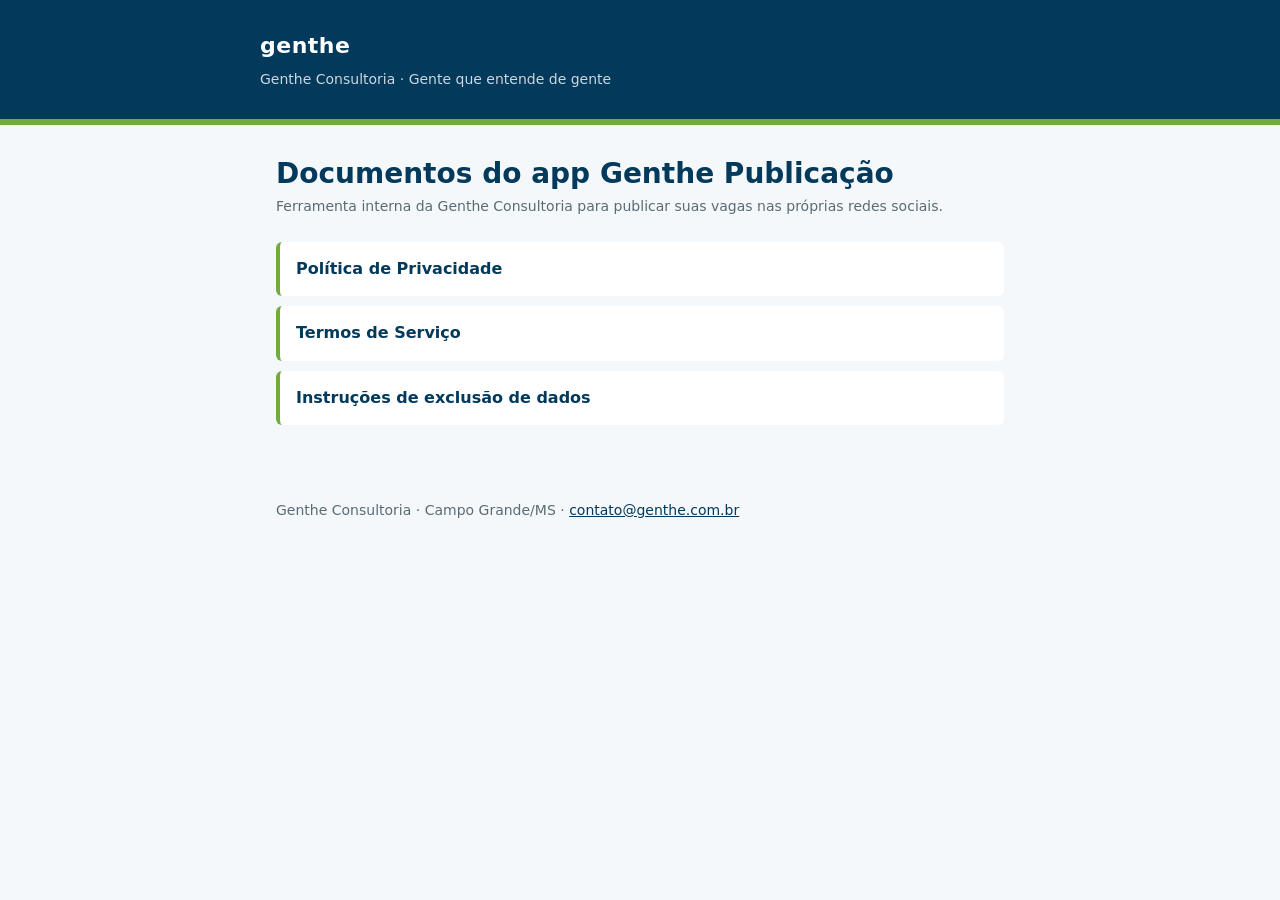
<file: index.html>
<!doctype html><html lang="pt-BR"><head><meta charset="utf-8"><meta name="viewport" content="width=device-width,initial-scale=1"><link rel="stylesheet" href="estilo.css"><title>Genthe · Documentos</title></head><body><header><div class="w"><a href="index.html">genthe</a><p>Genthe Consultoria · Gente que entende de gente</p></div></header><main>
<h1>Documentos do app Genthe Publicação</h1>
<p class="data">Ferramenta interna da Genthe Consultoria para publicar suas vagas nas próprias redes sociais.</p>
<nav>
<a href="privacidade.html">Política de Privacidade</a>
<a href="termos.html">Termos de Serviço</a>
<a href="exclusao-de-dados.html">Instruções de exclusão de dados</a>
</nav>
</main><footer>Genthe Consultoria · Campo Grande/MS · <a href="mailto:contato@genthe.com.br">contato@genthe.com.br</a></footer></body></html>
</file>
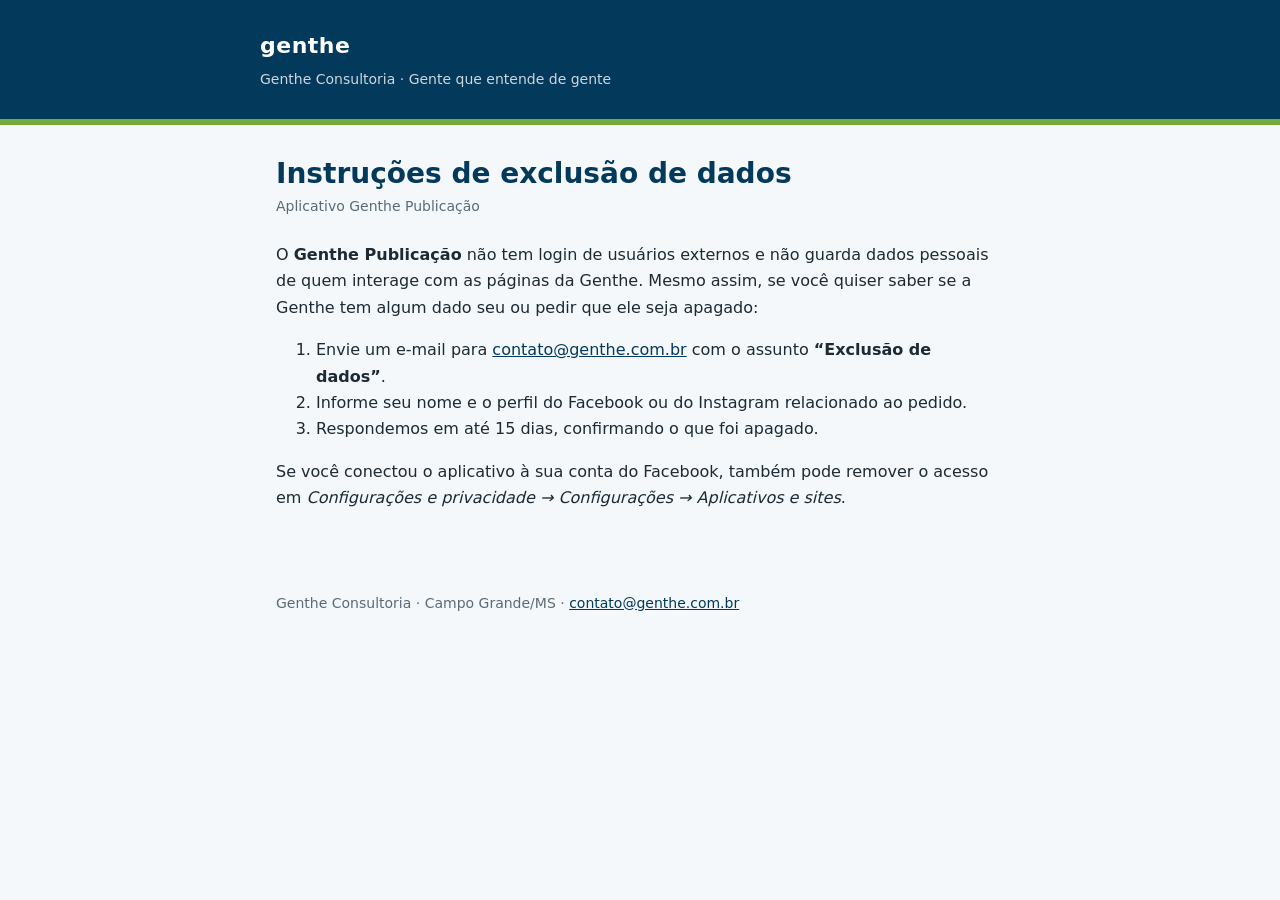
<file: exclusao-de-dados.html>
<!doctype html><html lang="pt-BR"><head><meta charset="utf-8"><meta name="viewport" content="width=device-width,initial-scale=1"><link rel="stylesheet" href="estilo.css"><title>Exclusão de dados · Genthe</title></head><body><header><div class="w"><a href="index.html">genthe</a><p>Genthe Consultoria · Gente que entende de gente</p></div></header><main>
<h1>Instruções de exclusão de dados</h1>
<p class="data">Aplicativo Genthe Publicação</p>

<p>O <strong>Genthe Publicação</strong> não tem login de usuários externos e não guarda dados pessoais de quem interage com as páginas da Genthe. Mesmo assim, se você quiser saber se a Genthe tem algum dado seu ou pedir que ele seja apagado:</p>
<ol>
<li>Envie um e-mail para <a href="mailto:contato@genthe.com.br?subject=Exclus%C3%A3o%20de%20dados">contato@genthe.com.br</a> com o assunto <strong>“Exclusão de dados”</strong>.</li>
<li>Informe seu nome e o perfil do Facebook ou do Instagram relacionado ao pedido.</li>
<li>Respondemos em até 15 dias, confirmando o que foi apagado.</li>
</ol>
<p>Se você conectou o aplicativo à sua conta do Facebook, também pode remover o acesso em <em>Configurações e privacidade → Configurações → Aplicativos e sites</em>.</p>
</main><footer>Genthe Consultoria · Campo Grande/MS · <a href="mailto:contato@genthe.com.br">contato@genthe.com.br</a></footer></body></html>
</file>
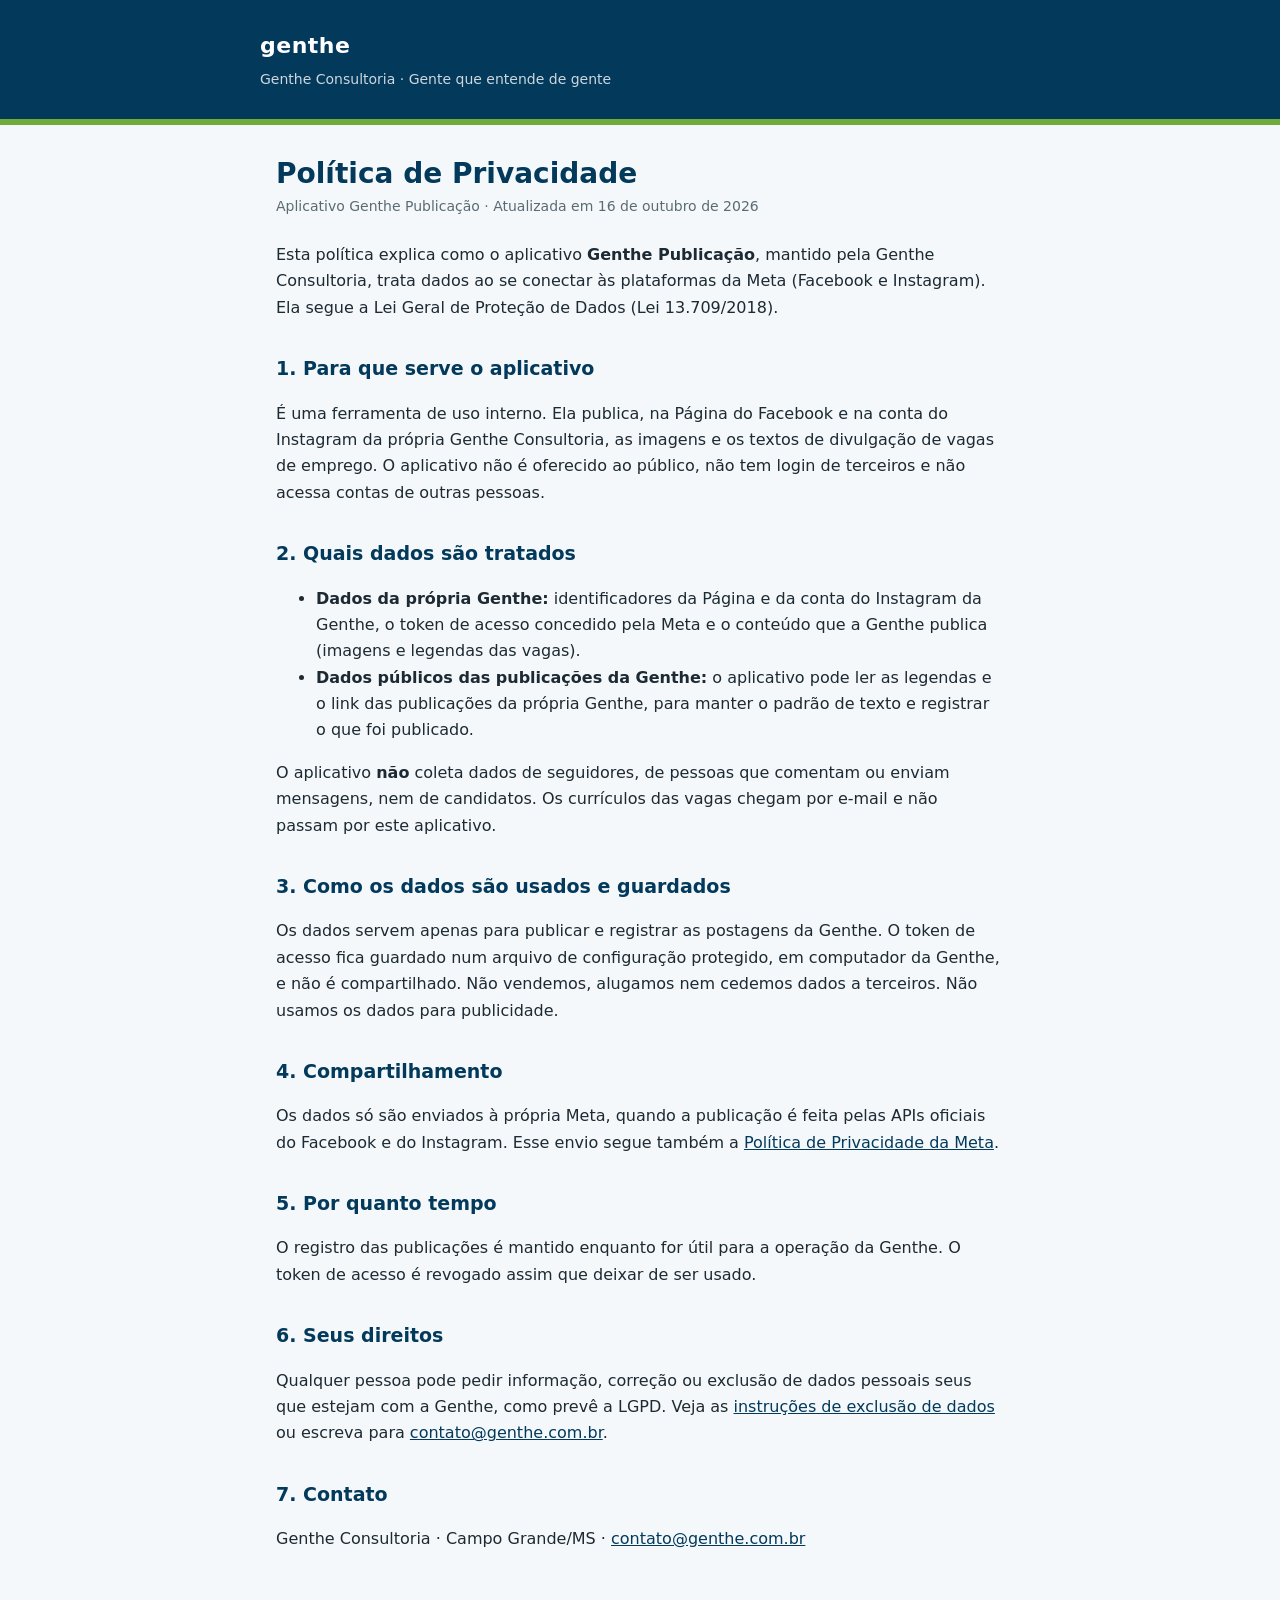
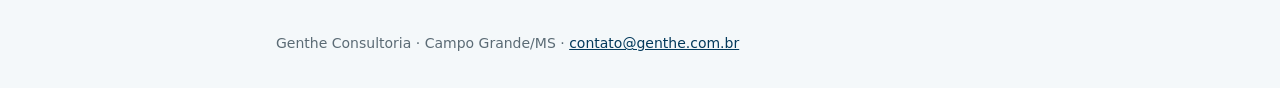
<file: privacidade.html>
<!doctype html><html lang="pt-BR"><head><meta charset="utf-8"><meta name="viewport" content="width=device-width,initial-scale=1"><link rel="stylesheet" href="estilo.css"><title>Política de Privacidade · Genthe</title></head><body><header><div class="w"><a href="index.html">genthe</a><p>Genthe Consultoria · Gente que entende de gente</p></div></header><main>
<h1>Política de Privacidade</h1>
<p class="data">Aplicativo Genthe Publicação · Atualizada em 16 de outubro de 2026</p>

<p>Esta política explica como o aplicativo <strong>Genthe Publicação</strong>, mantido pela Genthe Consultoria, trata dados ao se conectar às plataformas da Meta (Facebook e Instagram). Ela segue a Lei Geral de Proteção de Dados (Lei 13.709/2018).</p>

<h2>1. Para que serve o aplicativo</h2>
<p>É uma ferramenta de uso interno. Ela publica, na Página do Facebook e na conta do Instagram da própria Genthe Consultoria, as imagens e os textos de divulgação de vagas de emprego. O aplicativo não é oferecido ao público, não tem login de terceiros e não acessa contas de outras pessoas.</p>

<h2>2. Quais dados são tratados</h2>
<ul>
<li><strong>Dados da própria Genthe:</strong> identificadores da Página e da conta do Instagram da Genthe, o token de acesso concedido pela Meta e o conteúdo que a Genthe publica (imagens e legendas das vagas).</li>
<li><strong>Dados públicos das publicações da Genthe:</strong> o aplicativo pode ler as legendas e o link das publicações da própria Genthe, para manter o padrão de texto e registrar o que foi publicado.</li>
</ul>
<p>O aplicativo <strong>não</strong> coleta dados de seguidores, de pessoas que comentam ou enviam mensagens, nem de candidatos. Os currículos das vagas chegam por e-mail e não passam por este aplicativo.</p>

<h2>3. Como os dados são usados e guardados</h2>
<p>Os dados servem apenas para publicar e registrar as postagens da Genthe. O token de acesso fica guardado num arquivo de configuração protegido, em computador da Genthe, e não é compartilhado. Não vendemos, alugamos nem cedemos dados a terceiros. Não usamos os dados para publicidade.</p>

<h2>4. Compartilhamento</h2>
<p>Os dados só são enviados à própria Meta, quando a publicação é feita pelas APIs oficiais do Facebook e do Instagram. Esse envio segue também a <a href="https://www.facebook.com/privacy/policy/">Política de Privacidade da Meta</a>.</p>

<h2>5. Por quanto tempo</h2>
<p>O registro das publicações é mantido enquanto for útil para a operação da Genthe. O token de acesso é revogado assim que deixar de ser usado.</p>

<h2>6. Seus direitos</h2>
<p>Qualquer pessoa pode pedir informação, correção ou exclusão de dados pessoais seus que estejam com a Genthe, como prevê a LGPD. Veja as <a href="exclusao-de-dados.html">instruções de exclusão de dados</a> ou escreva para <a href="mailto:contato@genthe.com.br">contato@genthe.com.br</a>.</p>

<h2>7. Contato</h2>
<p>Genthe Consultoria · Campo Grande/MS · <a href="mailto:contato@genthe.com.br">contato@genthe.com.br</a></p>
</main><footer>Genthe Consultoria · Campo Grande/MS · <a href="mailto:contato@genthe.com.br">contato@genthe.com.br</a></footer></body></html>
</file>
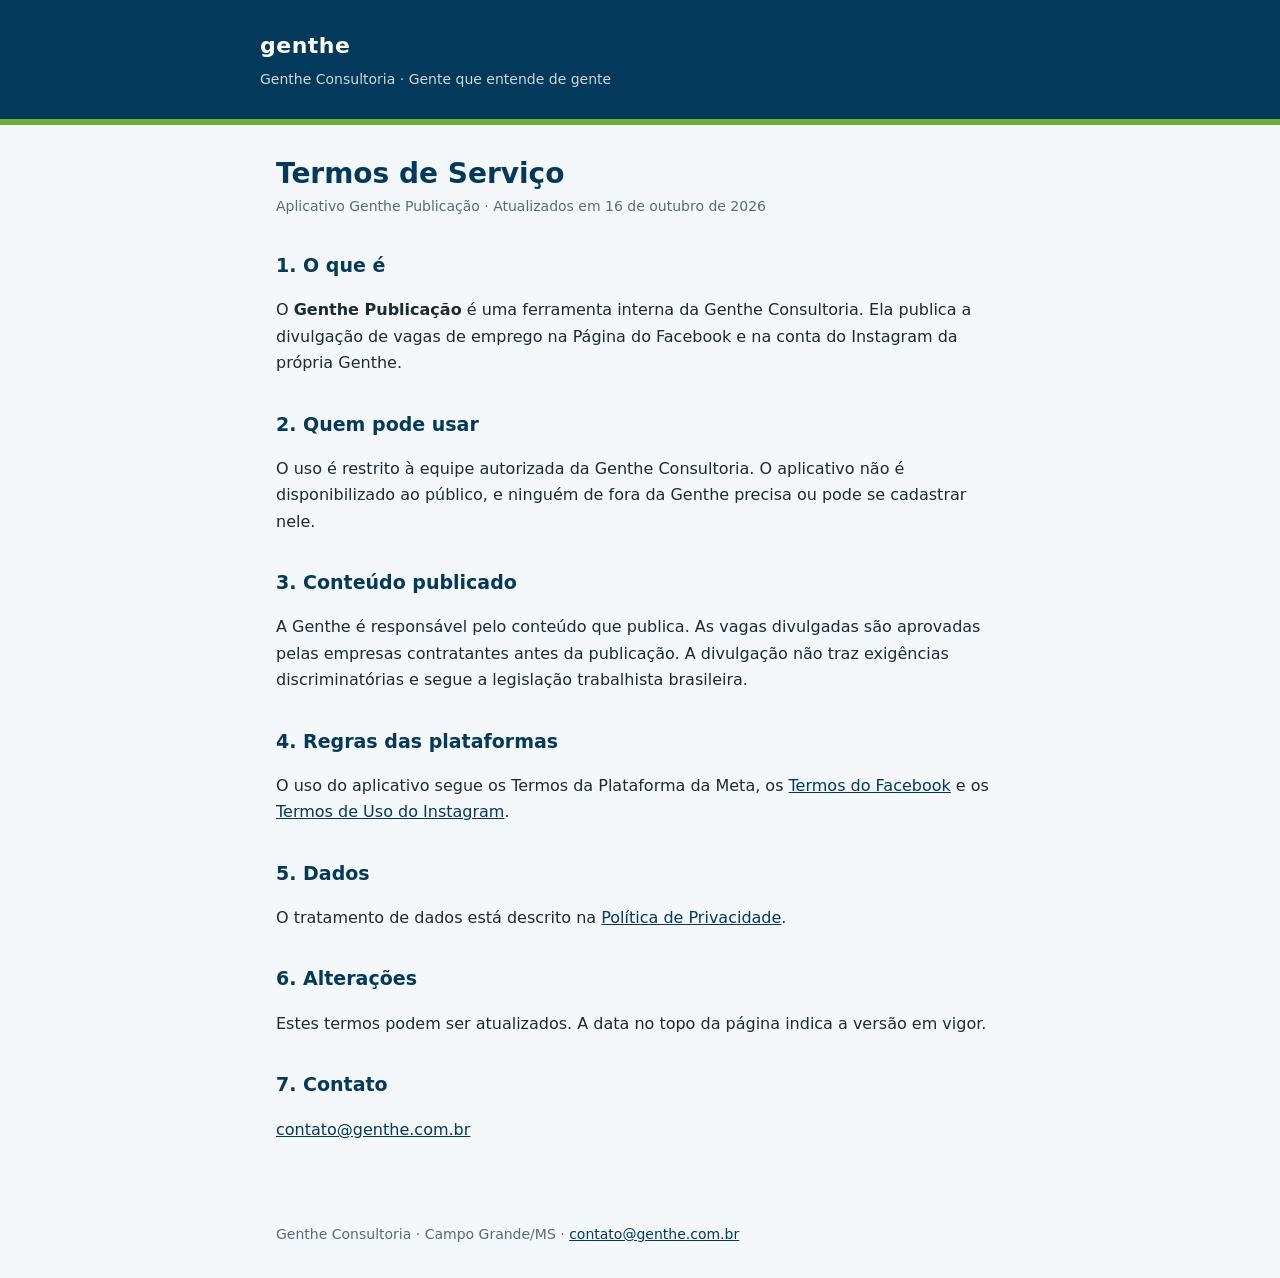
<file: termos.html>
<!doctype html><html lang="pt-BR"><head><meta charset="utf-8"><meta name="viewport" content="width=device-width,initial-scale=1"><link rel="stylesheet" href="estilo.css"><title>Termos de Serviço · Genthe</title></head><body><header><div class="w"><a href="index.html">genthe</a><p>Genthe Consultoria · Gente que entende de gente</p></div></header><main>
<h1>Termos de Serviço</h1>
<p class="data">Aplicativo Genthe Publicação · Atualizados em 16 de outubro de 2026</p>

<h2>1. O que é</h2>
<p>O <strong>Genthe Publicação</strong> é uma ferramenta interna da Genthe Consultoria. Ela publica a divulgação de vagas de emprego na Página do Facebook e na conta do Instagram da própria Genthe.</p>

<h2>2. Quem pode usar</h2>
<p>O uso é restrito à equipe autorizada da Genthe Consultoria. O aplicativo não é disponibilizado ao público, e ninguém de fora da Genthe precisa ou pode se cadastrar nele.</p>

<h2>3. Conteúdo publicado</h2>
<p>A Genthe é responsável pelo conteúdo que publica. As vagas divulgadas são aprovadas pelas empresas contratantes antes da publicação. A divulgação não traz exigências discriminatórias e segue a legislação trabalhista brasileira.</p>

<h2>4. Regras das plataformas</h2>
<p>O uso do aplicativo segue os Termos da Plataforma da Meta, os <a href="https://www.facebook.com/terms">Termos do Facebook</a> e os <a href="https://help.instagram.com/581066165581870">Termos de Uso do Instagram</a>.</p>

<h2>5. Dados</h2>
<p>O tratamento de dados está descrito na <a href="privacidade.html">Política de Privacidade</a>.</p>

<h2>6. Alterações</h2>
<p>Estes termos podem ser atualizados. A data no topo da página indica a versão em vigor.</p>

<h2>7. Contato</h2>
<p><a href="mailto:contato@genthe.com.br">contato@genthe.com.br</a></p>
</main><footer>Genthe Consultoria · Campo Grande/MS · <a href="mailto:contato@genthe.com.br">contato@genthe.com.br</a></footer></body></html>
</file>
<file: estilo.css>
:root{--azul:#03395b;--verde:#71ab3b;--fundo:#f4f8fa;--texto:#1d2a33}
*{box-sizing:border-box}
body{margin:0;background:var(--fundo);color:var(--texto);font:16px/1.65 system-ui,-apple-system,"Segoe UI",Roboto,sans-serif}
header{background:var(--azul);color:#fff;padding:28px 16px;border-bottom:6px solid var(--verde)}
header .w,main{max-width:760px;margin:0 auto}
header a{color:#fff;text-decoration:none;font-weight:700;font-size:22px;letter-spacing:.5px}
header p{margin:4px 0 0;opacity:.8;font-size:14px}
main{padding:32px 16px 64px}
h1{color:var(--azul);font-size:28px;line-height:1.2;margin:0 0 4px}
h2{color:var(--azul);font-size:19px;margin:32px 0 8px}
.data{color:#5b6b75;font-size:14px;margin:0 0 24px}
a{color:var(--azul)}
nav a{display:block;padding:14px 16px;margin:10px 0;background:#fff;border-left:4px solid var(--verde);border-radius:6px;text-decoration:none;font-weight:600}
footer{max-width:760px;margin:0 auto;padding:0 16px 32px;color:#5b6b75;font-size:14px}
</file>
